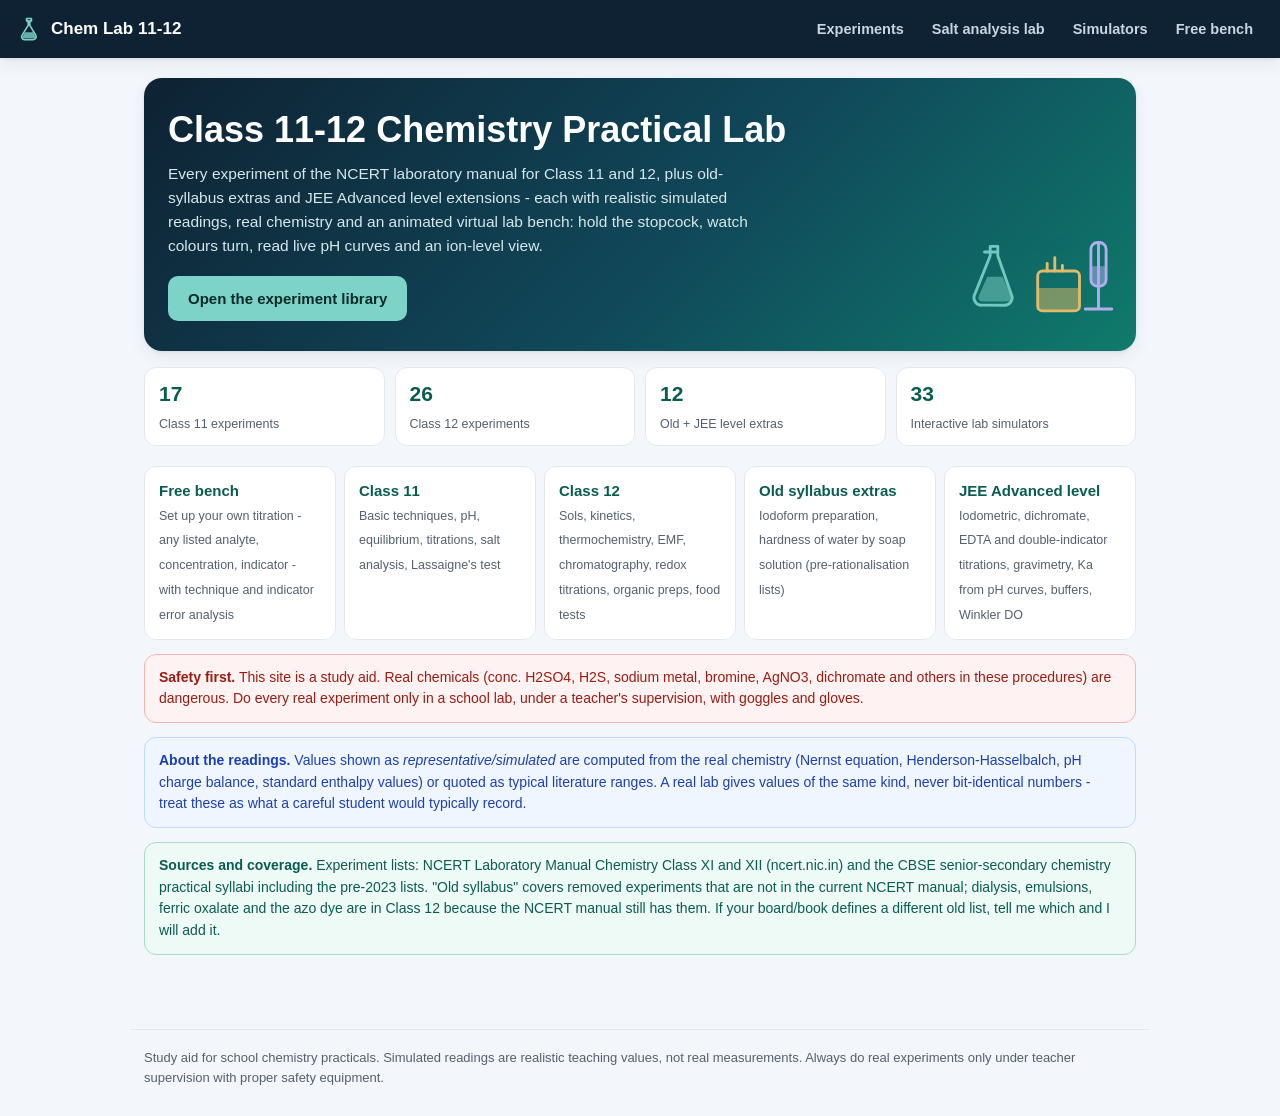
<file: index.html>
<!DOCTYPE html>
<html lang="en">
<head>
<meta charset="utf-8">
<meta name="viewport" content="width=device-width, initial-scale=1">
<title>Class 11-12 Chemistry Practical Lab</title>
<meta name="description" content="Virtual chemistry practical lab for Class 11 and 12: every NCERT lab-manual experiment, old-syllabus extras and JEE Advanced extensions, with realistic simulated readings.">
<link rel="stylesheet" href="styles.css?v=3">
<link rel="icon" href="data:image/svg+xml,<svg xmlns='http://www.w3.org/2000/svg' viewBox='0 0 100 100'><text y='0.9em' font-size='90'>⚗️</text></svg>">
</head>
<body>
<header class="topbar">
  <a class="brand" href="#/">
    <svg class="flask" viewBox="0 0 32 32" aria-hidden="true"><path d="M13 3h6v3h-2v5.5l7.5 12.5A3.5 3.5 0 0 1 21.5 29h-11a3.5 3.5 0 0 1-3-5.5L15 11.5V6h-2z" fill="none" stroke="currentColor" stroke-width="2" stroke-linejoin="round"/><path d="M11 20h10l3 5.4a1.4 1.4 0 0 1-1.2 2.1H9.2a1.4 1.4 0 0 1-1.2-2.1z" fill="currentColor" opacity=".8"/></svg>
    <span>Chem Lab 11-12</span>
  </a>
  <nav class="topnav">
    <a href="#/browse">Experiments</a>
    <a href="#/salt">Salt analysis lab</a>
    <a href="#/sims">Simulators</a>
    <a href="#/free">Free bench</a>
  </nav>
</header>
<main id="app"></main>
<footer class="footer">
  <p>Study aid for school chemistry practicals. Simulated readings are realistic teaching values, not real measurements. Always do real experiments only under teacher supervision with proper safety equipment.</p>
</footer>
<script src="data-c11.js?v=3"></script>
<script src="data-c12.js?v=3"></script>
<script src="data-old.js?v=3"></script>
<script src="data-jee.js?v=3"></script>
<script src="salts.js?v=3"></script>
<script src="lab-canvas.js?v=4"></script>
<script src="app.js?v=3"></script>
</body>
</html>
</file>
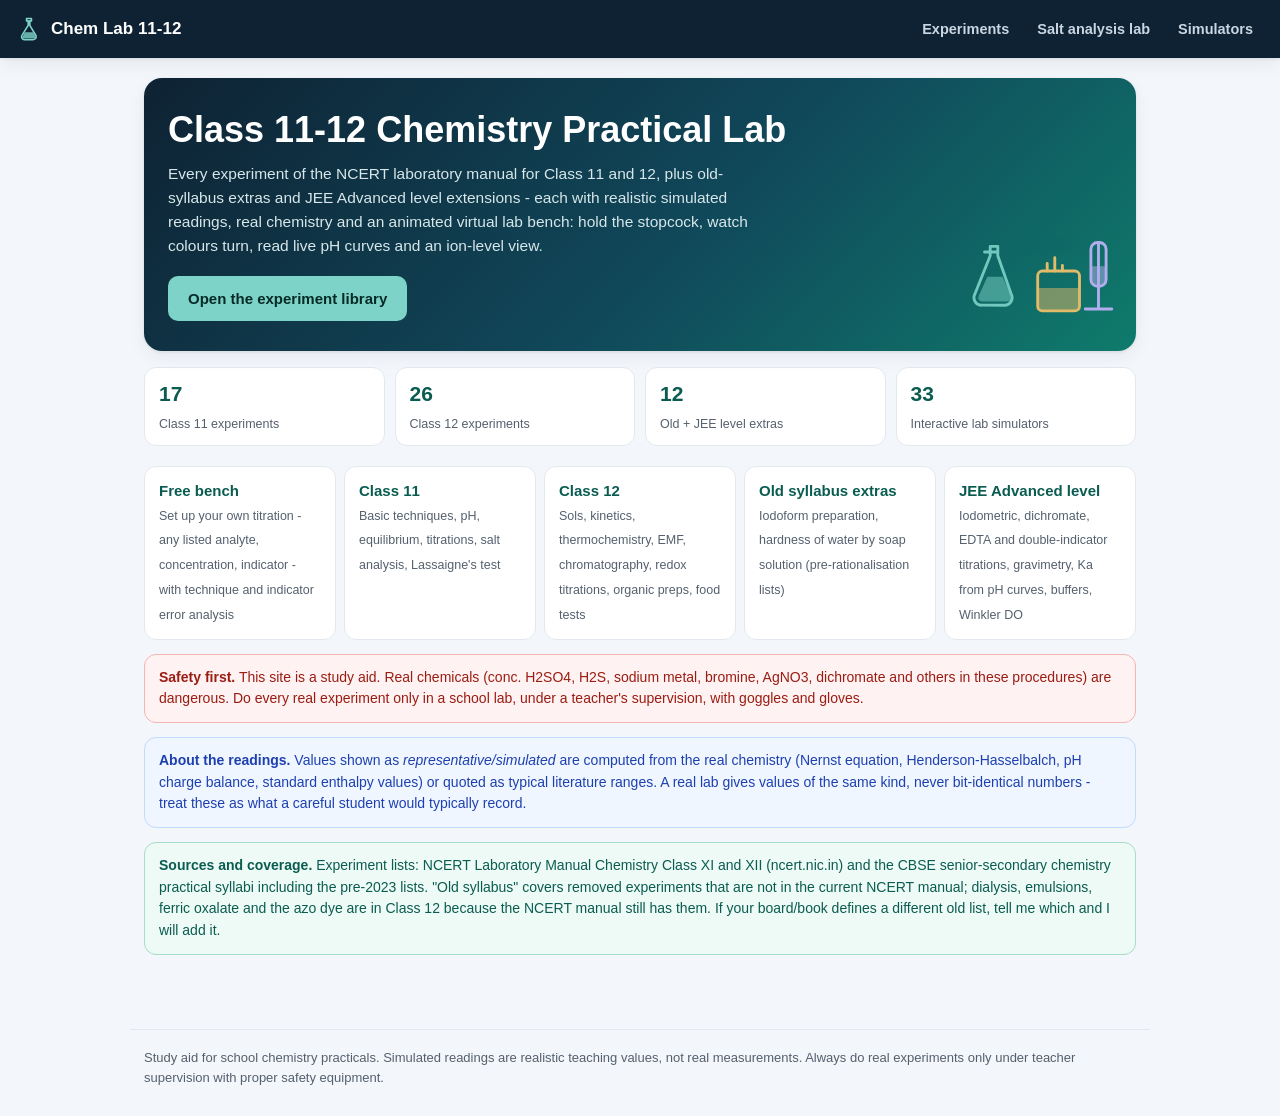
<file: 1-index.html>
<!DOCTYPE html>
<html lang="en">
<head>
<meta charset="utf-8">
<meta name="viewport" content="width=device-width, initial-scale=1">
<title>Class 11-12 Chemistry Practical Lab</title>
<meta name="description" content="Virtual chemistry practical lab for Class 11 and 12: every NCERT lab-manual experiment, old-syllabus extras and JEE Advanced extensions, with realistic simulated readings.">
<link rel="stylesheet" href="styles.css">
<link rel="icon" href="data:image/svg+xml,<svg xmlns='http://www.w3.org/2000/svg' viewBox='0 0 100 100'><text y='0.9em' font-size='90'>⚗️</text></svg>">
</head>
<body>
<header class="topbar">
  <a class="brand" href="#/">
    <svg class="flask" viewBox="0 0 32 32" aria-hidden="true"><path d="M13 3h6v3h-2v5.5l7.5 12.5A3.5 3.5 0 0 1 21.5 29h-11a3.5 3.5 0 0 1-3-5.5L15 11.5V6h-2z" fill="none" stroke="currentColor" stroke-width="2" stroke-linejoin="round"/><path d="M11 20h10l3 5.4a1.4 1.4 0 0 1-1.2 2.1H9.2a1.4 1.4 0 0 1-1.2-2.1z" fill="currentColor" opacity=".8"/></svg>
    <span>Chem Lab 11-12</span>
  </a>
  <nav class="topnav">
    <a href="#/browse">Experiments</a>
    <a href="#/salt">Salt analysis lab</a>
    <a href="#/sims">Simulators</a>
  </nav>
</header>
<main id="app"></main>
<footer class="footer">
  <p>Study aid for school chemistry practicals. Simulated readings are realistic teaching values, not real measurements. Always do real experiments only under teacher supervision with proper safety equipment.</p>
</footer>
<script src="data-c11.js"></script>
<script src="data-c12.js"></script>
<script src="data-old.js"></script>
<script src="data-jee.js"></script>
<script src="salts.js"></script>
<script src="app.js"></script>
</body>
</html>
</file>
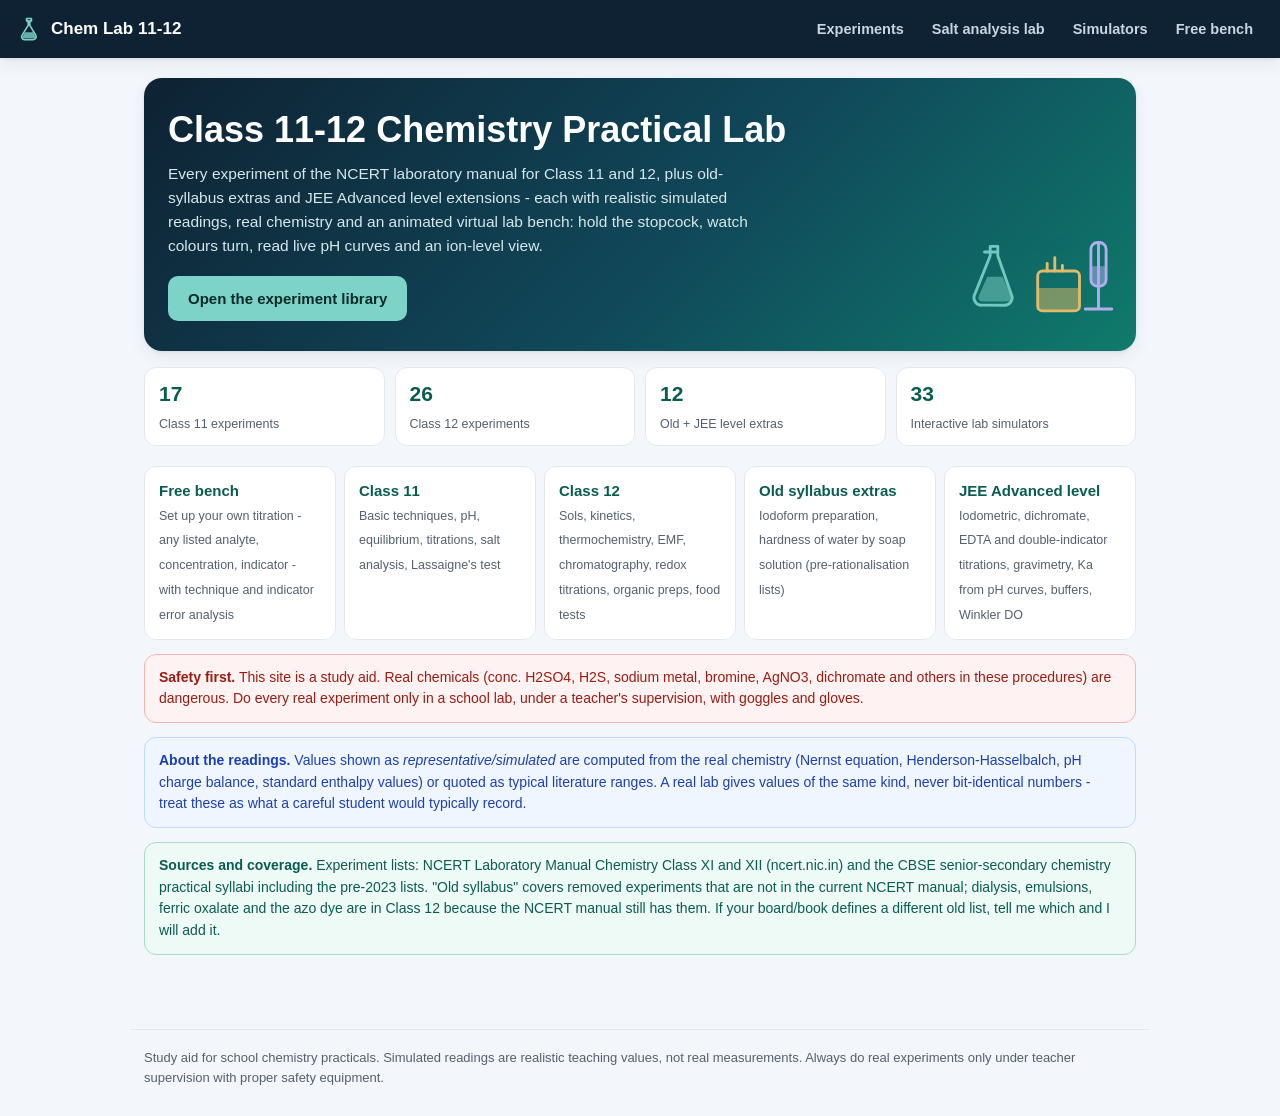
<file: 2-index.html>
<!DOCTYPE html>
<html lang="en">
<head>
<meta charset="utf-8">
<meta name="viewport" content="width=device-width, initial-scale=1">
<title>Class 11-12 Chemistry Practical Lab</title>
<meta name="description" content="Virtual chemistry practical lab for Class 11 and 12: every NCERT lab-manual experiment, old-syllabus extras and JEE Advanced extensions, with realistic simulated readings.">
<link rel="stylesheet" href="styles.css?v=3">
<link rel="icon" href="data:image/svg+xml,<svg xmlns='http://www.w3.org/2000/svg' viewBox='0 0 100 100'><text y='0.9em' font-size='90'>⚗️</text></svg>">
</head>
<body>
<header class="topbar">
  <a class="brand" href="#/">
    <svg class="flask" viewBox="0 0 32 32" aria-hidden="true"><path d="M13 3h6v3h-2v5.5l7.5 12.5A3.5 3.5 0 0 1 21.5 29h-11a3.5 3.5 0 0 1-3-5.5L15 11.5V6h-2z" fill="none" stroke="currentColor" stroke-width="2" stroke-linejoin="round"/><path d="M11 20h10l3 5.4a1.4 1.4 0 0 1-1.2 2.1H9.2a1.4 1.4 0 0 1-1.2-2.1z" fill="currentColor" opacity=".8"/></svg>
    <span>Chem Lab 11-12</span>
  </a>
  <nav class="topnav">
    <a href="#/browse">Experiments</a>
    <a href="#/salt">Salt analysis lab</a>
    <a href="#/sims">Simulators</a>
    <a href="#/free">Free bench</a>
  </nav>
</header>
<main id="app"></main>
<footer class="footer">
  <p>Study aid for school chemistry practicals. Simulated readings are realistic teaching values, not real measurements. Always do real experiments only under teacher supervision with proper safety equipment.</p>
</footer>
<script src="data-c11.js?v=3"></script>
<script src="data-c12.js?v=3"></script>
<script src="data-old.js?v=3"></script>
<script src="data-jee.js?v=3"></script>
<script src="salts.js?v=3"></script>
<script src="lab-canvas.js?v=3"></script>
<script src="app.js?v=3"></script>
</body>
</html>
</file>
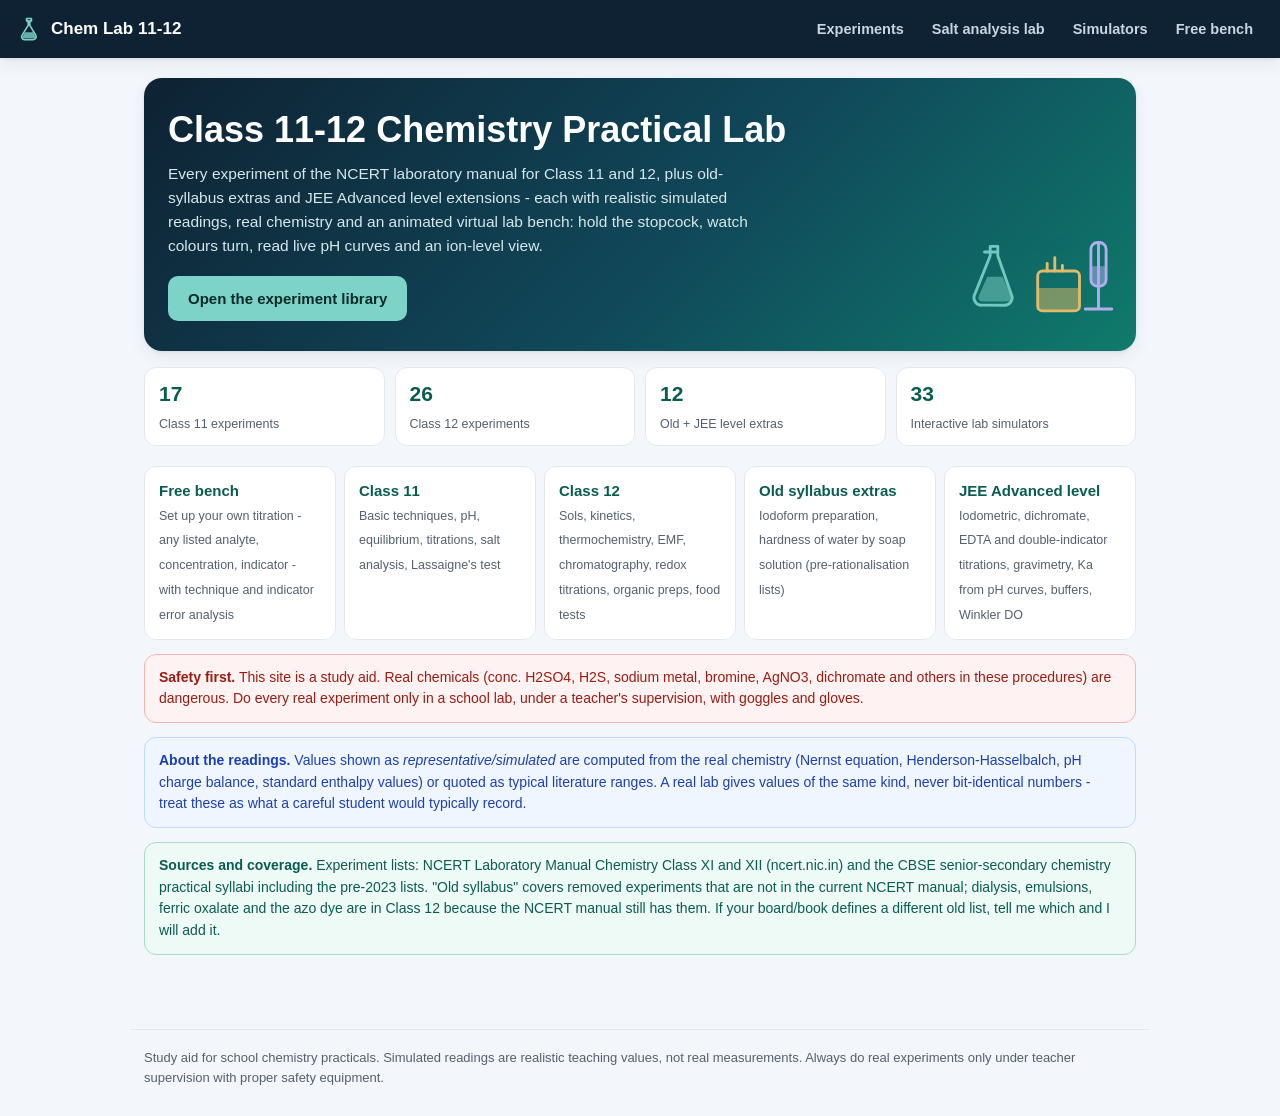
<file: 3-index.html>
<!DOCTYPE html>
<html lang="en">
<head>
<meta charset="utf-8">
<meta name="viewport" content="width=device-width, initial-scale=1">
<title>Class 11-12 Chemistry Practical Lab</title>
<meta name="description" content="Virtual chemistry practical lab for Class 11 and 12: every NCERT lab-manual experiment, old-syllabus extras and JEE Advanced extensions, with realistic simulated readings.">
<link rel="stylesheet" href="styles.css">
<link rel="icon" href="data:image/svg+xml,<svg xmlns='http://www.w3.org/2000/svg' viewBox='0 0 100 100'><text y='0.9em' font-size='90'>⚗️</text></svg>">
</head>
<body>
<header class="topbar">
  <a class="brand" href="#/">
    <svg class="flask" viewBox="0 0 32 32" aria-hidden="true"><path d="M13 3h6v3h-2v5.5l7.5 12.5A3.5 3.5 0 0 1 21.5 29h-11a3.5 3.5 0 0 1-3-5.5L15 11.5V6h-2z" fill="none" stroke="currentColor" stroke-width="2" stroke-linejoin="round"/><path d="M11 20h10l3 5.4a1.4 1.4 0 0 1-1.2 2.1H9.2a1.4 1.4 0 0 1-1.2-2.1z" fill="currentColor" opacity=".8"/></svg>
    <span>Chem Lab 11-12</span>
  </a>
  <nav class="topnav">
    <a href="#/browse">Experiments</a>
    <a href="#/salt">Salt analysis lab</a>
    <a href="#/sims">Simulators</a>
    <a href="#/free">Free bench</a>
  </nav>
</header>
<main id="app"></main>
<footer class="footer">
  <p>Study aid for school chemistry practicals. Simulated readings are realistic teaching values, not real measurements. Always do real experiments only under teacher supervision with proper safety equipment.</p>
</footer>
<script src="data-c11.js"></script>
<script src="data-c12.js"></script>
<script src="data-old.js"></script>
<script src="data-jee.js"></script>
<script src="salts.js"></script>
<script src="app.js"></script>
<script src="lab-canvas.js"></script>
</body>
</html>
</file>
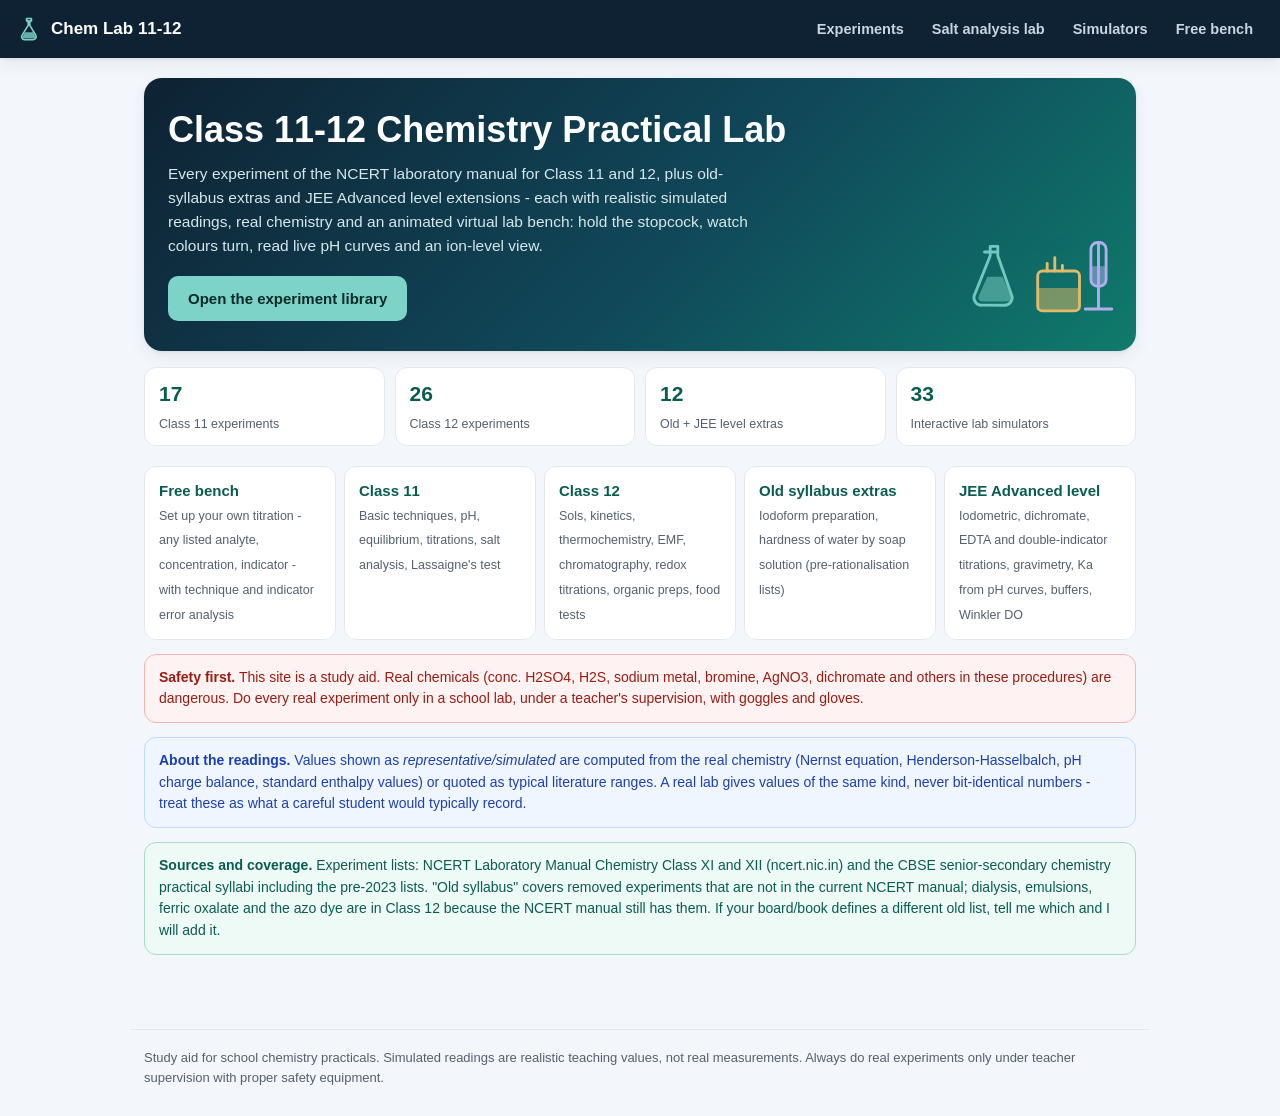
<file: 8-index.html>
<!DOCTYPE html>
<html lang="en">
<head>
<meta charset="utf-8">
<meta name="viewport" content="width=device-width, initial-scale=1">
<title>Class 11-12 Chemistry Practical Lab</title>
<meta name="description" content="Virtual chemistry practical lab for Class 11 and 12: every NCERT lab-manual experiment, old-syllabus extras and JEE Advanced extensions, with realistic simulated readings.">
<link rel="stylesheet" href="styles.css">
<link rel="icon" href="data:image/svg+xml,<svg xmlns='http://www.w3.org/2000/svg' viewBox='0 0 100 100'><text y='0.9em' font-size='90'>⚗️</text></svg>">
</head>
<body>
<header class="topbar">
  <a class="brand" href="#/">
    <svg class="flask" viewBox="0 0 32 32" aria-hidden="true"><path d="M13 3h6v3h-2v5.5l7.5 12.5A3.5 3.5 0 0 1 21.5 29h-11a3.5 3.5 0 0 1-3-5.5L15 11.5V6h-2z" fill="none" stroke="currentColor" stroke-width="2" stroke-linejoin="round"/><path d="M11 20h10l3 5.4a1.4 1.4 0 0 1-1.2 2.1H9.2a1.4 1.4 0 0 1-1.2-2.1z" fill="currentColor" opacity=".8"/></svg>
    <span>Chem Lab 11-12</span>
  </a>
  <nav class="topnav">
    <a href="#/browse">Experiments</a>
    <a href="#/salt">Salt analysis lab</a>
    <a href="#/sims">Simulators</a>
    <a href="#/free">Free bench</a>
  </nav>
</header>
<main id="app"></main>
<footer class="footer">
  <p>Study aid for school chemistry practicals. Simulated readings are realistic teaching values, not real measurements. Always do real experiments only under teacher supervision with proper safety equipment.</p>
</footer>
<script src="data-c11.js"></script>
<script src="data-c12.js"></script>
<script src="data-old.js"></script>
<script src="data-jee.js"></script>
<script src="salts.js"></script>
<script src="lab-canvas.js"></script>
<script src="app.js"></script>
</body>
</html>
</file>
<file: styles.css>
:root{
  --ink:#1d232e; --ink2:#55606e; --bg:#f3f6fa; --card:#ffffff;
  --teal:#0f7b6c; --teal-d:#0a5c51; --accent:#2563eb; --amber:#b45309;
  --red:#d92d20; --line:#e3e8ef; --chip:#eef2f7; --glass:#cfe3ee;
  --radius:14px; --shadow:0 1px 3px rgba(16,24,40,.08),0 6px 18px rgba(16,24,40,.06);
}
*{box-sizing:border-box;margin:0;padding:0}
html{-webkit-text-size-adjust:100%}
body{font-family:-apple-system,BlinkMacSystemFont,"Segoe UI",Roboto,"Noto Sans",sans-serif;
  background:var(--bg);color:var(--ink);line-height:1.55;font-size:16px}
.topbar{position:sticky;top:0;z-index:30;display:flex;align-items:center;gap:16px;flex-wrap:wrap;
  padding:10px 16px;background:#0e2233;color:#fff;box-shadow:var(--shadow)}
.brand{display:flex;align-items:center;gap:9px;color:#fff;text-decoration:none;font-weight:700;font-size:17px}
.brand .flask{width:26px;height:26px;color:#7dd3c8}
.topnav{display:flex;gap:6px;margin-left:auto}
.topnav a{color:#c9d6e2;text-decoration:none;padding:8px 11px;border-radius:9px;font-size:14.5px;font-weight:600}
.topnav a:hover,.topnav a.on{color:#fff;background:rgba(255,255,255,.12)}
main{max-width:1020px;margin:0 auto;padding:20px 14px 60px}
.footer{border-top:1px solid var(--line);padding:18px 14px 28px;color:var(--ink2);font-size:13px;max-width:1020px;margin:0 auto}

.hero{background:linear-gradient(135deg,#0e2233 0%,#10485a 55%,#0f7b6c 100%);color:#fff;
  border-radius:18px;padding:30px 24px;box-shadow:var(--shadow);position:relative;overflow:hidden}
.hero h1{font-size:clamp(24px,4.6vw,36px);line-height:1.2;margin-bottom:10px;max-width:640px}
.hero p{color:#d7e7ea;max-width:600px;font-size:15.5px}
.hero .cta{display:inline-block;margin-top:18px;background:#7dd3c8;color:#062a26;font-weight:700;
  padding:11px 20px;border-radius:10px;text-decoration:none;font-size:15px}
.hero .cta:hover{background:#9be2d8}
.hero-bench{position:absolute;right:-10px;bottom:-6px;width:190px;opacity:.9;pointer-events:none}
@media(max-width:640px){.hero-bench{width:120px;opacity:.5}}

.stats{display:flex;gap:10px;flex-wrap:wrap;margin:16px 0 4px}
.stat{background:var(--card);border:1px solid var(--line);border-radius:12px;padding:10px 14px;min-width:120px;flex:1}
.stat b{display:block;font-size:21px;color:var(--teal-d)}
.stat span{font-size:12.5px;color:var(--ink2)}

.tier-tabs{display:flex;gap:8px;flex-wrap:wrap;margin:20px 0 12px}
.tier-tabs a{display:block;flex:1;min-width:150px;background:var(--card);border:1px solid var(--line);
  border-radius:12px;padding:12px 14px;text-decoration:none;color:var(--ink)}
.tier-tabs a:hover{border-color:var(--teal)}
.tier-tabs b{display:block;font-size:15px;color:var(--teal-d)}
.tier-tabs span{font-size:12.5px;color:var(--ink2)}

.notice{border:1px solid #fcd9a8;background:#fff8ec;border-radius:12px;padding:12px 14px;font-size:14px;color:#7c4a03;margin:14px 0}
.notice.blue{border-color:#bfdbfe;background:#eff6ff;color:#1e40af}
.notice.red{border-color:#f5b5b0;background:#fef3f2;color:#9b1c12}
.notice.green{border-color:#a7dcc7;background:#eefaf5;color:#0a5c51}

.toolbar{display:flex;gap:10px;flex-wrap:wrap;margin:16px 0}
.toolbar input[type=search]{flex:2;min-width:180px;padding:10px 13px;border:1px solid var(--line);
  border-radius:10px;font-size:15px;background:#fff;color:var(--ink)}
.chips{display:flex;gap:8px;flex-wrap:wrap}
.chip{border:1px solid var(--line);background:#fff;color:var(--ink2);border-radius:999px;
  padding:7px 13px;font-size:13.5px;font-weight:600;cursor:pointer}
.chip.on{background:var(--teal);border-color:var(--teal);color:#fff}

.exp-grid{display:grid;grid-template-columns:repeat(auto-fill,minmax(300px,1fr));gap:12px;margin:12px 0 30px}
.exp-card{display:block;background:var(--card);border:1px solid var(--line);border-radius:var(--radius);
  padding:14px 16px;text-decoration:none;color:var(--ink);box-shadow:var(--shadow)}
.exp-card:hover{border-color:var(--teal);transform:translateY(-1px)}
.exp-card .num{display:inline-block;min-width:30px;height:30px;line-height:30px;text-align:center;
  background:var(--chip);color:var(--teal-d);font-weight:800;border-radius:8px;font-size:14px;margin-right:9px}
.exp-card h3{display:inline;font-size:15.5px;font-weight:700}
.exp-card .cat{display:block;color:var(--ink2);font-size:12.5px;margin:7px 0 5px}
.exp-card .aim{display:block;font-size:13.5px;color:var(--ink2)}
.tag{display:inline-block;font-size:11px;font-weight:700;padding:2px 8px;border-radius:999px;margin-left:6px;vertical-align:2px}
.tag.current{background:#e0f2ee;color:#0a5c51}
.tag.old{background:#fdeedd;color:#8a4b06}
.tag.jee{background:#e3e9fd;color:#2b3f8f}
.tag.sim{background:#f3e8fd;color:#6d28d9}

.grouphead{margin:26px 0 10px;font-size:19px;color:var(--teal-d);border-bottom:2px solid var(--line);padding-bottom:6px}
.grouphead small{display:block;font-weight:400;font-size:13px;color:var(--ink2);margin-top:2px}

/* detail page */
.backlink{display:inline-block;margin:4px 0 14px;color:var(--accent);text-decoration:none;font-weight:600;font-size:14px}
.detail h1{font-size:clamp(21px,3.6vw,28px);line-height:1.25;margin-bottom:6px;padding-right:0}
.detail .sub{color:var(--ink2);font-size:14px;margin-bottom:16px}
.card{background:var(--card);border:1px solid var(--line);border-radius:var(--radius);
  padding:18px;box-shadow:var(--shadow);margin:14px 0}
.card h2{font-size:17px;color:var(--teal-d);margin-bottom:10px}
.card h2 .hind{font-weight:400;color:var(--ink2);font-size:13px}
.card ol,.card ul{padding-left:22px}
.card li{margin:5px 0;font-size:14.5px}
.card p{font-size:14.5px;margin:8px 0}
.eq{background:#f6f9fc;border:1px solid var(--line);border-radius:9px;padding:9px 13px;
  font-family:ui-monospace,Menlo,Consolas,monospace;font-size:13.5px;overflow-x:auto;margin:8px 0;white-space:pre-wrap}
table.data{width:100%;border-collapse:collapse;font-size:13.5px;margin:8px 0}
table.data th{background:#f0f4f8;text-align:left;padding:8px 10px;border:1px solid var(--line);font-size:12.5px;color:var(--ink2)}
table.data td{padding:8px 10px;border:1px solid var(--line)}
table.data caption{text-align:left;font-size:12.5px;color:var(--ink2);padding:4px 0;font-weight:600}
.tblwrap{overflow-x:auto}
.viva details{border:1px solid var(--line);border-radius:9px;margin:7px 0;background:#fbfcfe}
.viva summary{cursor:pointer;padding:10px 13px;font-weight:600;font-size:14px;list-style:none}
.viva summary::before{content:"Q. ";color:var(--teal-d)}
.viva details[open] summary{border-bottom:1px solid var(--line)}
.viva details p{padding:10px 13px;font-size:14px}
.viva details p::before{content:"A. ";font-weight:700;color:var(--teal-d)}

/* simulator shared */
.sim{background:linear-gradient(180deg,#132a3d,#0e2233);border-radius:16px;padding:16px;color:#eaf2f7;margin:14px 0;box-shadow:var(--shadow)}
.sim h2{color:#9fe3d7;font-size:17px;margin-bottom:4px}
.sim .hint{color:#9fb4c4;font-size:12.5px;margin-bottom:12px}
.sim .controls{display:flex;gap:12px;flex-wrap:wrap;align-items:end;margin:10px 0}
.sim label{display:block;font-size:12px;color:#9fb4c4;font-weight:700;margin-bottom:4px;text-transform:uppercase;letter-spacing:.4px}
.sim select,.sim input[type=range]{accent-color:#7dd3c8}
.sim select{background:#1c3a52;color:#eaf2f7;border:1px solid #33506b;border-radius:8px;padding:8px 10px;font-size:14px;max-width:100%}
.sim button{background:#7dd3c8;color:#062a26;border:0;border-radius:9px;padding:10px 16px;
  font-weight:800;font-size:14px;cursor:pointer}
.sim button:hover{background:#9be2d8}
.sim button.ghost{background:transparent;border:1px solid #4a6a85;color:#cfe3ee;font-weight:600}
.sim button:disabled{opacity:.45;cursor:default}
.sim .readout{display:flex;gap:14px;flex-wrap:wrap;margin:10px 0}
.sim .gauge{background:#0a1a29;border:1px solid #24435e;border-radius:10px;padding:8px 14px;min-width:110px}
.sim .gauge b{display:block;font-size:20px;color:#7dd3c8;font-variant-numeric:tabular-nums}
.sim .gauge span{font-size:11px;color:#8aa5ba;text-transform:uppercase;letter-spacing:.4px}
.sim .note{font-size:12.5px;color:#9fb4c4;margin-top:8px}
.sim table.data th{background:#16304a;color:#9fb4c4;border-color:#24435e}
.sim table.data td{border-color:#24435e;color:#eaf2f7}
.bench{display:flex;gap:18px;align-items:flex-end;justify-content:center;flex-wrap:wrap;padding:14px 6px 4px;
  background:radial-gradient(ellipse at 50% 100%,#1a3548 0%,#0e2233 70%);border-radius:12px;min-height:210px}
.glassware{position:relative;text-align:center}
.glassware svg{display:block;margin:0 auto}
.glabel{font-size:11.5px;color:#9fb4c4;margin-top:6px;max-width:130px;margin-left:auto;margin-right:auto}
.liquid{transition:fill .35s ease,y .35s ease,height .35s ease,opacity .5s ease}
.sim .big-btn{font-size:15px;padding:12px 22px}
.pill{display:inline-block;background:#1c3a52;border-radius:999px;padding:3px 11px;font-size:12px;color:#9fe3d7;margin:2px 4px 2px 0}
.warn-strip{background:#3a2407;border:1px solid #7c4a03;color:#fcd9a8;border-radius:9px;padding:8px 12px;font-size:12.5px;margin:10px 0}
.phstrip{display:flex;height:12px;border-radius:6px;overflow:hidden;margin:6px 0 2px}
.phstrip i{flex:1}
.curve-wrap{background:#0a1a29;border:1px solid #24435e;border-radius:10px;padding:10px;margin-top:10px}
.result-box{background:#0a1a29;border:1px dashed #2f9e8f;border-radius:10px;padding:12px 14px;margin-top:10px}
.result-box b{color:#7dd3c8}
.result-box p{font-size:13.5px;color:#d7e7ea;margin:4px 0}
.cross-svg{filter:invert(1) opacity(.85)}

/* salt lab */
.salt-steps{display:flex;flex-direction:column;gap:10px;margin-top:12px}
.salt-step{background:#0a1a29;border:1px solid #24435e;border-radius:10px;padding:12px 14px}
.salt-step b{color:#7dd3c8;font-size:14px}
.salt-step p{font-size:13.5px;color:#d7e7ea;margin-top:4px}
.salt-step .obs{color:#f5d08a}
.salt-step .inf{color:#9fe3d7;font-weight:700}
.salt-final{background:#123524;border:1px solid #2f9e8f;border-radius:10px;padding:12px 14px;margin-top:12px;font-size:15px}

.canvas-wrap{margin:10px 0;overflow-x:auto}
.canvas-wrap canvas{max-width:100%;height:auto}
.curve-wrap{overflow-x:auto}
.sim .controls button{min-height:42px}
.canvas-wrap canvas{border:1px solid #24435e}
.saltbar{display:flex;gap:6px;flex-wrap:wrap;margin:8px 0 2px}
.saltbar .pill{min-width:30px;text-align:center}
.search-empty{color:var(--ink2);padding:20px;text-align:center;font-size:14.5px}
@media(max-width:520px){
  .exp-grid{grid-template-columns:1fr}
  .topnav a{padding:8px 8px;font-size:13.5px}
  main{padding:14px 10px 50px}
}
</file>
